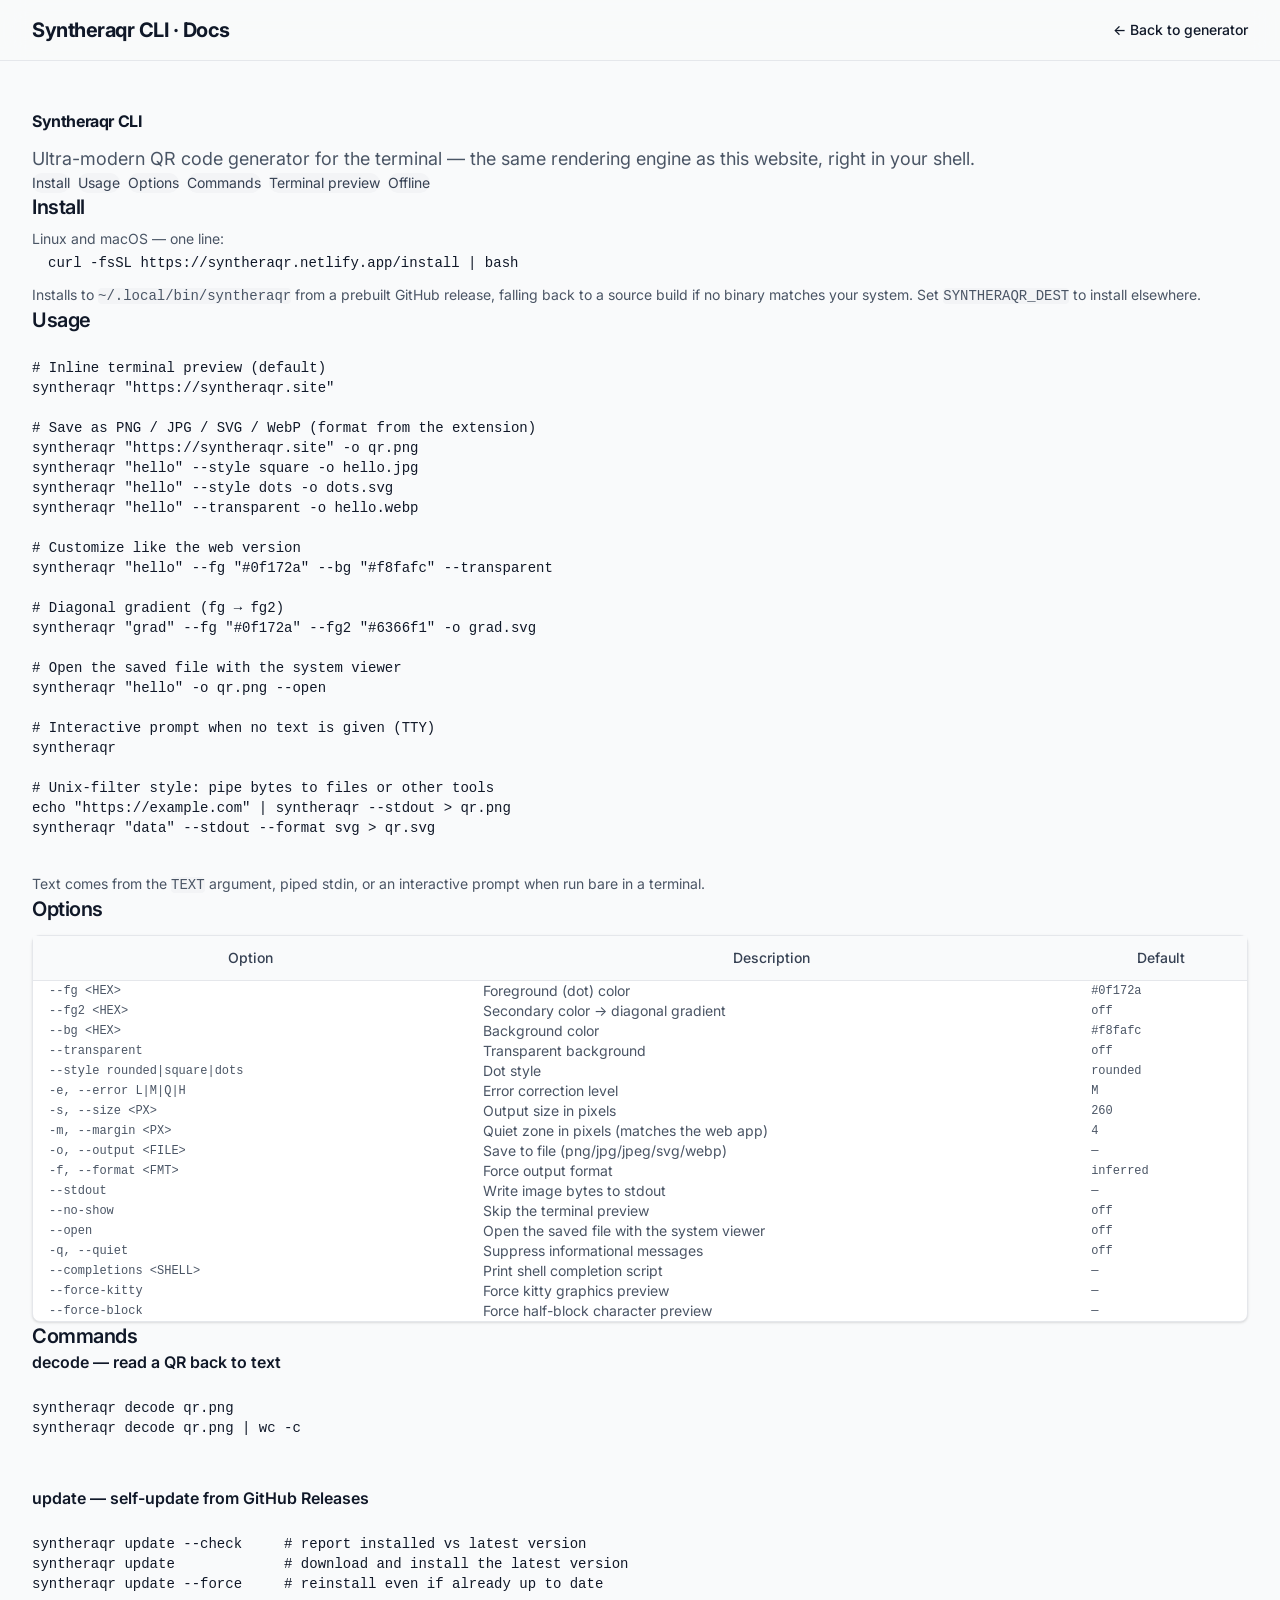
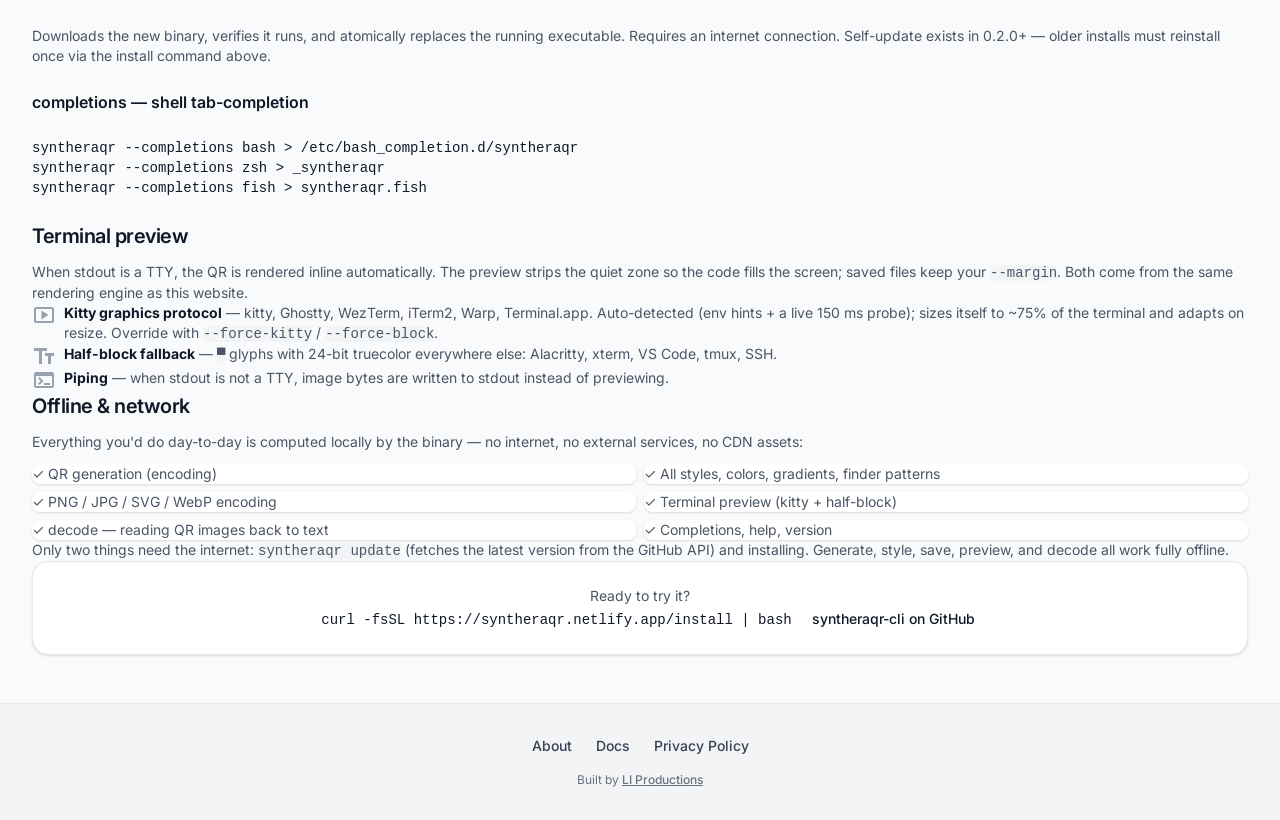
<file: docs.html>
<!DOCTYPE html>
<html lang="en">
<head>
<meta charset="utf-8"/>
<meta name="viewport" content="width=device-width,initial-scale=1"/>
<title>Docs – Syntheraqr CLI | SyntheraQR</title>
<meta property="og:title" content="Syntheraqr CLI Docs">
<meta property="og:description" content="Full documentation for the Syntheraqr CLI — install, usage, terminal preview, offline, and updates.">
<meta property="og:type" content="website">
<meta property="og:url" content="https://syntheraqr.netlify.app/docs.html">
<meta property="og:site_name" content="SyntheraQR">
<meta name="description" content="Full documentation for the Syntheraqr CLI: install, usage, options, commands, terminal preview, and offline behavior.">
<meta name="keywords" content="Syntheraqr, CLI, terminal, QR code, docs, documentation, command line">
<meta name="author" content="SyntheraQR Team">
<meta name="robots" content="index, follow">
<link rel="shortcut icon" href="logo.jpg" type="image/x-icon">
<link crossorigin href="https://fonts.gstatic.com/" rel="preconnect"/>
<link as="style" href="https://fonts.googleapis.com/css2?display=swap&amp;family=Inter:wght@400;500;600;700&amp;family=Noto+Sans:wght@400;500;600;700" onload="this.rel='stylesheet'" rel="stylesheet"/>
<link href="https://fonts.googleapis.com/css2?family=Material+Symbols+Outlined" rel="stylesheet"/>
<link rel="stylesheet" href="output.css">
<style>
.material-symbols-outlined {
    font-family: 'Material Symbols Outlined';
    font-weight: normal;
    font-style: normal;
    font-size: 24px;
    display: inline-block;
    vertical-align: middle;
    line-height: 1;
    letter-spacing: normal;
    text-transform: none;
    direction: ltr;
    -webkit-font-feature-settings: 'liga';
    -webkit-font-smoothing: antialiased;
}
</style>
</head>
<body class="bg-gray-50 text-gray-900 transition-colors duration-300" style='font-family: "Inter", "Noto Sans", sans-serif;'>
<div class="relative flex min-h-screen w-full flex-col overflow-x-hidden">
<header class="sticky top-0 z-10 w-full border-b border-solid border-gray-200 bg-gray-50/80 backdrop-blur-md transition-colors duration-300">
  <div class="mx-auto flex max-w-7xl items-center justify-between px-4 sm:px-6 lg:px-8">
    <div class="flex items-center gap-3 py-4">
      <h2 class="text-xl font-bold tracking-tight text-gray-900">Syntheraqr CLI · Docs</h2>
    </div>
    <div class="flex items-center gap-4">
      <a href="/" class="text-sm font-medium text-blue-600 hover:underline">← Back to generator</a>
    </div>
  </div>
</header>

<main class="flex-1">
  <div class="mx-auto max-w-4xl px-4 py-12 sm:px-6 lg:px-8">
    <h1 class="text-3xl font-bold tracking-tight text-gray-900">Syntheraqr CLI</h1>
    <p class="mt-3 text-lg text-gray-600">
      Ultra-modern QR code generator for the terminal — the same rendering
      engine as this website, right in your shell.
    </p>

    <nav class="mt-6 flex flex-wrap gap-2 text-sm">
      <a href="#install" class="rounded-full bg-gray-100 px-3 py-1 text-gray-700 hover:bg-gray-200">Install</a>
      <a href="#usage" class="rounded-full bg-gray-100 px-3 py-1 text-gray-700 hover:bg-gray-200">Usage</a>
      <a href="#options" class="rounded-full bg-gray-100 px-3 py-1 text-gray-700 hover:bg-gray-200">Options</a>
      <a href="#commands" class="rounded-full bg-gray-100 px-3 py-1 text-gray-700 hover:bg-gray-200">Commands</a>
      <a href="#preview" class="rounded-full bg-gray-100 px-3 py-1 text-gray-700 hover:bg-gray-200">Terminal preview</a>
      <a href="#offline" class="rounded-full bg-gray-100 px-3 py-1 text-gray-700 hover:bg-gray-200">Offline</a>
    </nav>

    <section id="install" class="mt-10">
      <h2 class="text-xl font-semibold tracking-tight text-gray-900">Install</h2>
      <p class="mt-2 text-sm text-gray-600">Linux and macOS — one line:</p>
      <code class="mt-3 block overflow-x-auto rounded-lg bg-gray-900 px-4 py-3 text-sm text-green-400">curl -fsSL https://syntheraqr.netlify.app/install | bash</code>
      <p class="mt-3 text-sm text-gray-600">
        Installs to <code class="rounded bg-gray-100 px-1">~/.local/bin/syntheraqr</code> from a prebuilt
        GitHub release, falling back to a source build if no binary matches your
        system. Set <code class="rounded bg-gray-100 px-1">SYNTHERAQR_DEST</code> to install elsewhere.
      </p>
    </section>

    <section id="usage" class="mt-10">
      <h2 class="text-xl font-semibold tracking-tight text-gray-900">Usage</h2>
      <code class="mt-3 block overflow-x-auto rounded-lg bg-gray-900 px-4 py-3 text-sm text-gray-100">
<pre class="text-sm text-gray-100"># Inline terminal preview (default)
syntheraqr "https://syntheraqr.site"

# Save as PNG / JPG / SVG / WebP (format from the extension)
syntheraqr "https://syntheraqr.site" -o qr.png
syntheraqr "hello" --style square -o hello.jpg
syntheraqr "hello" --style dots -o dots.svg
syntheraqr "hello" --transparent -o hello.webp

# Customize like the web version
syntheraqr "hello" --fg "#0f172a" --bg "#f8fafc" --transparent

# Diagonal gradient (fg → fg2)
syntheraqr "grad" --fg "#0f172a" --fg2 "#6366f1" -o grad.svg

# Open the saved file with the system viewer
syntheraqr "hello" -o qr.png --open

# Interactive prompt when no text is given (TTY)
syntheraqr

# Unix-filter style: pipe bytes to files or other tools
echo "https://example.com" | syntheraqr --stdout > qr.png
syntheraqr "data" --stdout --format svg > qr.svg</pre>
      </code>
      <p class="mt-3 text-sm text-gray-600">
        Text comes from the <code class="rounded bg-gray-100 px-1">TEXT</code> argument, piped stdin,
        or an interactive prompt when run bare in a terminal.
      </p>
    </section>

    <section id="options" class="mt-10">
      <h2 class="text-xl font-semibold tracking-tight text-gray-900">Options</h2>
      <div class="mt-3 overflow-x-auto rounded-lg border border-gray-200 bg-white shadow-sm">
        <table class="w-full text-left text-sm">
          <thead class="border-b border-gray-200 bg-gray-50 text-gray-700">
            <tr>
              <th class="px-4 py-3 font-medium">Option</th>
              <th class="px-4 py-3 font-medium">Description</th>
              <th class="px-4 py-3 font-medium">Default</th>
            </tr>
          </thead>
          <tbody class="divide-y divide-gray-100 text-gray-600">
            <tr><td class="px-4 py-2 font-mono text-xs">--fg &lt;HEX&gt;</td><td class="px-4 py-2">Foreground (dot) color</td><td class="px-4 py-2 font-mono text-xs">#0f172a</td></tr>
            <tr><td class="px-4 py-2 font-mono text-xs">--fg2 &lt;HEX&gt;</td><td class="px-4 py-2">Secondary color → diagonal gradient</td><td class="px-4 py-2 font-mono text-xs">off</td></tr>
            <tr><td class="px-4 py-2 font-mono text-xs">--bg &lt;HEX&gt;</td><td class="px-4 py-2">Background color</td><td class="px-4 py-2 font-mono text-xs">#f8fafc</td></tr>
            <tr><td class="px-4 py-2 font-mono text-xs">--transparent</td><td class="px-4 py-2">Transparent background</td><td class="px-4 py-2 font-mono text-xs">off</td></tr>
            <tr><td class="px-4 py-2 font-mono text-xs">--style rounded|square|dots</td><td class="px-4 py-2">Dot style</td><td class="px-4 py-2 font-mono text-xs">rounded</td></tr>
            <tr><td class="px-4 py-2 font-mono text-xs">-e, --error L|M|Q|H</td><td class="px-4 py-2">Error correction level</td><td class="px-4 py-2 font-mono text-xs">M</td></tr>
            <tr><td class="px-4 py-2 font-mono text-xs">-s, --size &lt;PX&gt;</td><td class="px-4 py-2">Output size in pixels</td><td class="px-4 py-2 font-mono text-xs">260</td></tr>
            <tr><td class="px-4 py-2 font-mono text-xs">-m, --margin &lt;PX&gt;</td><td class="px-4 py-2">Quiet zone in pixels (matches the web app)</td><td class="px-4 py-2 font-mono text-xs">4</td></tr>
            <tr><td class="px-4 py-2 font-mono text-xs">-o, --output &lt;FILE&gt;</td><td class="px-4 py-2">Save to file (png/jpg/jpeg/svg/webp)</td><td class="px-4 py-2 font-mono text-xs">—</td></tr>
            <tr><td class="px-4 py-2 font-mono text-xs">-f, --format &lt;FMT&gt;</td><td class="px-4 py-2">Force output format</td><td class="px-4 py-2 font-mono text-xs">inferred</td></tr>
            <tr><td class="px-4 py-2 font-mono text-xs">--stdout</td><td class="px-4 py-2">Write image bytes to stdout</td><td class="px-4 py-2 font-mono text-xs">—</td></tr>
            <tr><td class="px-4 py-2 font-mono text-xs">--no-show</td><td class="px-4 py-2">Skip the terminal preview</td><td class="px-4 py-2 font-mono text-xs">off</td></tr>
            <tr><td class="px-4 py-2 font-mono text-xs">--open</td><td class="px-4 py-2">Open the saved file with the system viewer</td><td class="px-4 py-2 font-mono text-xs">off</td></tr>
            <tr><td class="px-4 py-2 font-mono text-xs">-q, --quiet</td><td class="px-4 py-2">Suppress informational messages</td><td class="px-4 py-2 font-mono text-xs">off</td></tr>
            <tr><td class="px-4 py-2 font-mono text-xs">--completions &lt;SHELL&gt;</td><td class="px-4 py-2">Print shell completion script</td><td class="px-4 py-2 font-mono text-xs">—</td></tr>
            <tr><td class="px-4 py-2 font-mono text-xs">--force-kitty</td><td class="px-4 py-2">Force kitty graphics preview</td><td class="px-4 py-2 font-mono text-xs">—</td></tr>
            <tr><td class="px-4 py-2 font-mono text-xs">--force-block</td><td class="px-4 py-2">Force half-block character preview</td><td class="px-4 py-2 font-mono text-xs">—</td></tr>
          </tbody>
        </table>
      </div>
    </section>

    <section id="commands" class="mt-10">
      <h2 class="text-xl font-semibold tracking-tight text-gray-900">Commands</h2>
      <div class="mt-4 space-y-6">
        <div>
          <h3 class="font-semibold text-gray-900">decode — read a QR back to text</h3>
          <code class="mt-2 block overflow-x-auto rounded-lg bg-gray-900 px-4 py-3 text-sm text-gray-100">
<pre class="text-sm text-gray-100">syntheraqr decode qr.png
syntheraqr decode qr.png | wc -c</pre>
          </code>
        </div>
        <div>
          <h3 class="font-semibold text-gray-900">update — self-update from GitHub Releases</h3>
          <code class="mt-2 block overflow-x-auto rounded-lg bg-gray-900 px-4 py-3 text-sm text-gray-100">
<pre class="text-sm text-gray-100">syntheraqr update --check     # report installed vs latest version
syntheraqr update             # download and install the latest version
syntheraqr update --force     # reinstall even if already up to date</pre>
          </code>
          <p class="mt-2 text-sm text-gray-600">
            Downloads the new binary, verifies it runs, and atomically replaces
            the running executable. Requires an internet connection. Self-update
            exists in 0.2.0+ — older installs must reinstall once via the
            install command above.
          </p>
        </div>
        <div>
          <h3 class="font-semibold text-gray-900">completions — shell tab-completion</h3>
          <code class="mt-2 block overflow-x-auto rounded-lg bg-gray-900 px-4 py-3 text-sm text-gray-100">
<pre class="text-sm text-gray-100">syntheraqr --completions bash > /etc/bash_completion.d/syntheraqr
syntheraqr --completions zsh > _syntheraqr
syntheraqr --completions fish > syntheraqr.fish</pre>
          </code>
        </div>
      </div>
    </section>

    <section id="preview" class="mt-10">
      <h2 class="text-xl font-semibold tracking-tight text-gray-900">Terminal preview</h2>
      <p class="mt-3 text-sm text-gray-600">
        When stdout is a TTY, the QR is rendered inline automatically. The
        preview strips the quiet zone so the code fills the screen; saved files
        keep your <code class="rounded bg-gray-100 px-1">--margin</code>. Both come from the same
        rendering engine as this website.
      </p>
      <ul class="mt-4 space-y-3 text-sm text-gray-600">
        <li class="flex gap-2">
          <span class="material-symbols-outlined text-lg text-gray-400">smart_display</span>
          <span><strong class="text-gray-900">Kitty graphics protocol</strong> — kitty, Ghostty, WezTerm,
          iTerm2, Warp, Terminal.app. Auto-detected (env hints + a live 150 ms
          probe); sizes itself to ~75% of the terminal and adapts on resize.
          Override with <code class="rounded bg-gray-100 px-1">--force-kitty</code> /
          <code class="rounded bg-gray-100 px-1">--force-block</code>.</span>
        </li>
        <li class="flex gap-2">
          <span class="material-symbols-outlined text-lg text-gray-400">text_fields</span>
          <span><strong class="text-gray-900">Half-block fallback</strong> — <code class="rounded bg-gray-100 px-1">▀</code>
          glyphs with 24-bit truecolor everywhere else: Alacritty, xterm,
          VS Code, tmux, SSH.</span>
        </li>
        <li class="flex gap-2">
          <span class="material-symbols-outlined text-lg text-gray-400">terminal</span>
          <span><strong class="text-gray-900">Piping</strong> — when stdout is not a TTY, image bytes are
          written to stdout instead of previewing.</span>
        </li>
      </ul>
    </section>

    <section id="offline" class="mt-10">
      <h2 class="text-xl font-semibold tracking-tight text-gray-900">Offline &amp; network</h2>
      <p class="mt-3 text-sm text-gray-600">
        Everything you'd do day-to-day is computed locally by the binary — no
        internet, no external services, no CDN assets:
      </p>
      <ul class="mt-3 grid grid-cols-1 gap-2 text-sm text-gray-600 sm:grid-cols-2">
        <li class="rounded-lg bg-white px-3 py-2 shadow-sm">✓ QR generation (encoding)</li>
        <li class="rounded-lg bg-white px-3 py-2 shadow-sm">✓ All styles, colors, gradients, finder patterns</li>
        <li class="rounded-lg bg-white px-3 py-2 shadow-sm">✓ PNG / JPG / SVG / WebP encoding</li>
        <li class="rounded-lg bg-white px-3 py-2 shadow-sm">✓ Terminal preview (kitty + half-block)</li>
        <li class="rounded-lg bg-white px-3 py-2 shadow-sm">✓ decode — reading QR images back to text</li>
        <li class="rounded-lg bg-white px-3 py-2 shadow-sm">✓ Completions, help, version</li>
      </ul>
      <p class="mt-4 text-sm text-gray-600">
        Only two things need the internet: <code class="rounded bg-gray-100 px-1">syntheraqr update</code>
        (fetches the latest version from the GitHub API) and installing. Generate,
        style, save, preview, and decode all work fully offline.
      </p>
    </section>

    <div class="mt-12 rounded-2xl border border-gray-200 bg-white p-6 text-center shadow-sm">
      <p class="text-sm text-gray-600">Ready to try it?</p>
      <code class="mt-3 block overflow-x-auto rounded-lg bg-gray-900 px-4 py-3 text-sm text-green-400">curl -fsSL https://syntheraqr.netlify.app/install | bash</code>
      <a href="https://github.com/goldstac/synthera-qr-cli" target="_blank" rel="noopener noreferrer" class="mt-4 inline-block text-sm font-medium text-blue-600 hover:underline">
        syntheraqr-cli on GitHub
      </a>
    </div>
  </div>
</main>

<footer class="border-t border-solid border-gray-200 bg-gray-100 py-8">
  <div class="mx-auto max-w-7xl px-4 text-center sm:px-6 lg:px-8">
    <div class="flex justify-center gap-6 mb-4">
      <a href="about.html" class="text-sm font-medium text-gray-700 hover:text-gray-900 transition-colors">About</a>
      <a href="docs.html" class="text-sm font-medium text-gray-700 hover:text-gray-900 transition-colors">Docs</a>
      <a href="privacy.html" class="text-sm font-medium text-gray-700 hover:text-gray-900 transition-colors">Privacy Policy</a>
    </div>
    <p class="text-xs text-gray-500">
      Built by <a href="https://linktr.ee/liproductions" target="_blank" rel="noopener noreferrer" class="underline hover:text-gray-700 font-medium">LI Productions</a>
    </p>
  </div>
</footer>
</div>
</body>
</html>
</file>
<file: output.css>
/*! tailwindcss v4.3.0 | MIT License | https://tailwindcss.com */
@layer properties;
@layer theme, base, components, utilities;
@layer theme {
  :root, :host {
    --font-sans: ui-sans-serif, system-ui, sans-serif, 'Apple Color Emoji', 'Segoe UI Emoji', 'Segoe UI Symbol',
    'Noto Color Emoji';
    --font-mono: ui-monospace, SFMono-Regular, Menlo, Monaco, Consolas, 'Liberation Mono', 'Courier New',
    monospace;
    --color-green-500: oklch(72.3% 0.219 149.579);
    --color-green-600: oklch(62.7% 0.194 149.214);
    --color-blue-400: oklch(70.7% 0.165 254.624);
    --color-blue-500: oklch(62.3% 0.214 259.815);
    --color-blue-600: oklch(54.6% 0.245 262.881);
    --color-blue-700: oklch(48.8% 0.243 264.376);
    --color-gray-50: oklch(98.5% 0.002 247.839);
    --color-gray-100: oklch(96.7% 0.003 264.542);
    --color-gray-200: oklch(92.8% 0.006 264.531);
    --color-gray-300: oklch(87.2% 0.01 258.338);
    --color-gray-400: oklch(70.7% 0.022 261.325);
    --color-gray-500: oklch(55.1% 0.027 264.364);
    --color-gray-600: oklch(44.6% 0.03 256.802);
    --color-gray-700: oklch(37.3% 0.034 259.733);
    --color-gray-800: oklch(27.8% 0.033 256.848);
    --color-gray-900: oklch(21% 0.034 264.665);
    --color-black: #000;
    --color-white: #fff;
    --spacing: 0.25rem;
    --container-md: 28rem;
    --container-3xl: 48rem;
    --container-7xl: 80rem;
    --text-xs: 0.75rem;
    --text-xs--line-height: calc(1 / 0.75);
    --text-sm: 0.875rem;
    --text-sm--line-height: calc(1.25 / 0.875);
    --text-base: 1rem;
    --text-base--line-height: calc(1.5 / 1);
    --text-lg: 1.125rem;
    --text-lg--line-height: calc(1.75 / 1.125);
    --text-xl: 1.25rem;
    --text-xl--line-height: calc(1.75 / 1.25);
    --text-2xl: 1.5rem;
    --text-2xl--line-height: calc(2 / 1.5);
    --text-4xl: 2.25rem;
    --text-4xl--line-height: calc(2.5 / 2.25);
    --text-5xl: 3rem;
    --text-5xl--line-height: 1;
    --font-weight-medium: 500;
    --font-weight-semibold: 600;
    --font-weight-bold: 700;
    --tracking-tighter: -0.05em;
    --tracking-tight: -0.025em;
    --leading-relaxed: 1.625;
    --radius-md: 0.375rem;
    --radius-lg: 0.5rem;
    --radius-2xl: 1rem;
    --blur-sm: 8px;
    --blur-md: 12px;
    --default-transition-duration: 150ms;
    --default-transition-timing-function: cubic-bezier(0.4, 0, 0.2, 1);
    --default-font-family: var(--font-sans);
    --default-mono-font-family: var(--font-mono);
  }
}
@layer base {
  *, ::after, ::before, ::backdrop, ::file-selector-button {
    box-sizing: border-box;
    margin: 0;
    padding: 0;
    border: 0 solid;
  }
  html, :host {
    line-height: 1.5;
    -webkit-text-size-adjust: 100%;
    tab-size: 4;
    font-family: var(--default-font-family, ui-sans-serif, system-ui, sans-serif, 'Apple Color Emoji', 'Segoe UI Emoji', 'Segoe UI Symbol', 'Noto Color Emoji');
    font-feature-settings: var(--default-font-feature-settings, normal);
    font-variation-settings: var(--default-font-variation-settings, normal);
    -webkit-tap-highlight-color: transparent;
  }
  hr {
    height: 0;
    color: inherit;
    border-top-width: 1px;
  }
  abbr:where([title]) {
    -webkit-text-decoration: underline dotted;
    text-decoration: underline dotted;
  }
  h1, h2, h3, h4, h5, h6 {
    font-size: inherit;
    font-weight: inherit;
  }
  a {
    color: inherit;
    -webkit-text-decoration: inherit;
    text-decoration: inherit;
  }
  b, strong {
    font-weight: bolder;
  }
  code, kbd, samp, pre {
    font-family: var(--default-mono-font-family, ui-monospace, SFMono-Regular, Menlo, Monaco, Consolas, 'Liberation Mono', 'Courier New', monospace);
    font-feature-settings: var(--default-mono-font-feature-settings, normal);
    font-variation-settings: var(--default-mono-font-variation-settings, normal);
    font-size: 1em;
  }
  small {
    font-size: 80%;
  }
  sub, sup {
    font-size: 75%;
    line-height: 0;
    position: relative;
    vertical-align: baseline;
  }
  sub {
    bottom: -0.25em;
  }
  sup {
    top: -0.5em;
  }
  table {
    text-indent: 0;
    border-color: inherit;
    border-collapse: collapse;
  }
  :-moz-focusring {
    outline: auto;
  }
  progress {
    vertical-align: baseline;
  }
  summary {
    display: list-item;
  }
  ol, ul, menu {
    list-style: none;
  }
  img, svg, video, canvas, audio, iframe, embed, object {
    display: block;
    vertical-align: middle;
  }
  img, video {
    max-width: 100%;
    height: auto;
  }
  button, input, select, optgroup, textarea, ::file-selector-button {
    font: inherit;
    font-feature-settings: inherit;
    font-variation-settings: inherit;
    letter-spacing: inherit;
    color: inherit;
    border-radius: 0;
    background-color: transparent;
    opacity: 1;
  }
  :where(select:is([multiple], [size])) optgroup {
    font-weight: bolder;
  }
  :where(select:is([multiple], [size])) optgroup option {
    padding-inline-start: 20px;
  }
  ::file-selector-button {
    margin-inline-end: 4px;
  }
  ::placeholder {
    opacity: 1;
  }
  @supports (not (-webkit-appearance: -apple-pay-button))  or (contain-intrinsic-size: 1px) {
    ::placeholder {
      color: currentcolor;
      @supports (color: color-mix(in lab, red, red)) {
        color: color-mix(in oklab, currentcolor 50%, transparent);
      }
    }
  }
  textarea {
    resize: vertical;
  }
  ::-webkit-search-decoration {
    -webkit-appearance: none;
  }
  ::-webkit-date-and-time-value {
    min-height: 1lh;
    text-align: inherit;
  }
  ::-webkit-datetime-edit {
    display: inline-flex;
  }
  ::-webkit-datetime-edit-fields-wrapper {
    padding: 0;
  }
  ::-webkit-datetime-edit, ::-webkit-datetime-edit-year-field, ::-webkit-datetime-edit-month-field, ::-webkit-datetime-edit-day-field, ::-webkit-datetime-edit-hour-field, ::-webkit-datetime-edit-minute-field, ::-webkit-datetime-edit-second-field, ::-webkit-datetime-edit-millisecond-field, ::-webkit-datetime-edit-meridiem-field {
    padding-block: 0;
  }
  ::-webkit-calendar-picker-indicator {
    line-height: 1;
  }
  :-moz-ui-invalid {
    box-shadow: none;
  }
  button, input:where([type='button'], [type='reset'], [type='submit']), ::file-selector-button {
    appearance: button;
  }
  ::-webkit-inner-spin-button, ::-webkit-outer-spin-button {
    height: auto;
  }
  [hidden]:where(:not([hidden='until-found'])) {
    display: none !important;
  }
}
@layer utilities {
  .pointer-events-auto {
    pointer-events: auto;
  }
  .pointer-events-none {
    pointer-events: none;
  }
  .sr-only {
    position: absolute;
    width: 1px;
    height: 1px;
    padding: 0;
    margin: -1px;
    overflow: hidden;
    clip-path: inset(50%);
    white-space: nowrap;
    border-width: 0;
  }
  .absolute {
    position: absolute;
  }
  .relative {
    position: relative;
  }
  .sticky {
    position: sticky;
  }
  .inset-0 {
    inset: calc(var(--spacing) * 0);
  }
  .top-0 {
    top: calc(var(--spacing) * 0);
  }
  .top-1\/2 {
    top: calc(1 / 2 * 100%);
  }
  .left-3 {
    left: calc(var(--spacing) * 3);
  }
  .z-10 {
    z-index: 10;
  }
  .mx-auto {
    margin-inline: auto;
  }
  .my-8 {
    margin-block: calc(var(--spacing) * 8);
  }
  .mt-2 {
    margin-top: calc(var(--spacing) * 2);
  }
  .mt-3 {
    margin-top: calc(var(--spacing) * 3);
  }
  .mb-4 {
    margin-bottom: calc(var(--spacing) * 4);
  }
  .mb-6 {
    margin-bottom: calc(var(--spacing) * 6);
  }
  .mb-8 {
    margin-bottom: calc(var(--spacing) * 8);
  }
  .flex {
    display: flex;
  }
  .grid {
    display: grid;
  }
  .hidden {
    display: none;
  }
  .inline-block {
    display: inline-block;
  }
  .inline-flex {
    display: inline-flex;
  }
  .aspect-square {
    aspect-ratio: 1 / 1;
  }
  .h-5 {
    height: calc(var(--spacing) * 5);
  }
  .h-6 {
    height: calc(var(--spacing) * 6);
  }
  .h-12 {
    height: calc(var(--spacing) * 12);
  }
  .h-full {
    height: 100%;
  }
  .min-h-screen {
    min-height: 100vh;
  }
  .w-1\/4 {
    width: calc(1 / 4 * 100%);
  }
  .w-5 {
    width: calc(var(--spacing) * 5);
  }
  .w-12 {
    width: calc(var(--spacing) * 12);
  }
  .w-full {
    width: 100%;
  }
  .max-w-3xl {
    max-width: var(--container-3xl);
  }
  .max-w-7xl {
    max-width: var(--container-7xl);
  }
  .max-w-md {
    max-width: var(--container-md);
  }
  .flex-1 {
    flex: 1;
  }
  .-translate-y-1\/2 {
    --tw-translate-y: calc(calc(1 / 2 * 100%) * -1);
    translate: var(--tw-translate-x) var(--tw-translate-y);
  }
  .transform {
    transform: var(--tw-rotate-x,) var(--tw-rotate-y,) var(--tw-rotate-z,) var(--tw-skew-x,) var(--tw-skew-y,);
  }
  .cursor-pointer {
    cursor: pointer;
  }
  .appearance-none {
    appearance: none;
  }
  .grid-cols-1 {
    grid-template-columns: repeat(1, minmax(0, 1fr));
  }
  .grid-cols-2 {
    grid-template-columns: repeat(2, minmax(0, 1fr));
  }
  .flex-col {
    flex-direction: column;
  }
  .items-center {
    align-items: center;
  }
  .justify-between {
    justify-content: space-between;
  }
  .justify-center {
    justify-content: center;
  }
  .gap-2 {
    gap: calc(var(--spacing) * 2);
  }
  .gap-3 {
    gap: calc(var(--spacing) * 3);
  }
  .gap-4 {
    gap: calc(var(--spacing) * 4);
  }
  .gap-6 {
    gap: calc(var(--spacing) * 6);
  }
  .gap-8 {
    gap: calc(var(--spacing) * 8);
  }
  .gap-12 {
    gap: calc(var(--spacing) * 12);
  }
  .space-y-4 {
    :where(& > :not(:last-child)) {
      --tw-space-y-reverse: 0;
      margin-block-start: calc(calc(var(--spacing) * 4) * var(--tw-space-y-reverse));
      margin-block-end: calc(calc(var(--spacing) * 4) * calc(1 - var(--tw-space-y-reverse)));
    }
  }
  .space-y-6 {
    :where(& > :not(:last-child)) {
      --tw-space-y-reverse: 0;
      margin-block-start: calc(calc(var(--spacing) * 6) * var(--tw-space-y-reverse));
      margin-block-end: calc(calc(var(--spacing) * 6) * calc(1 - var(--tw-space-y-reverse)));
    }
  }
  .overflow-hidden {
    overflow: hidden;
  }
  .overflow-x-hidden {
    overflow-x: hidden;
  }
  .rounded {
    border-radius: 0.25rem;
  }
  .rounded-2xl {
    border-radius: var(--radius-2xl);
  }
  .rounded-full {
    border-radius: calc(infinity * 1px);
  }
  .rounded-lg {
    border-radius: var(--radius-lg);
  }
  .rounded-md {
    border-radius: var(--radius-md);
  }
  .border {
    border-style: var(--tw-border-style);
    border-width: 1px;
  }
  .border-t {
    border-top-style: var(--tw-border-style);
    border-top-width: 1px;
  }
  .border-b {
    border-bottom-style: var(--tw-border-style);
    border-bottom-width: 1px;
  }
  .border-solid {
    --tw-border-style: solid;
    border-style: solid;
  }
  .border-gray-200 {
    border-color: var(--color-gray-200);
  }
  .border-gray-300 {
    border-color: var(--color-gray-300);
  }
  .border-green-600 {
    border-color: var(--color-green-600);
  }
  .border-transparent {
    border-color: transparent;
  }
  .bg-black\/50 {
    background-color: color-mix(in srgb, #000 50%, transparent);
    @supports (color: color-mix(in lab, red, red)) {
      background-color: color-mix(in oklab, var(--color-black) 50%, transparent);
    }
  }
  .bg-blue-600 {
    background-color: var(--color-blue-600);
  }
  .bg-gray-50 {
    background-color: var(--color-gray-50);
  }
  .bg-gray-50\/80 {
    background-color: color-mix(in srgb, oklch(98.5% 0.002 247.839) 80%, transparent);
    @supports (color: color-mix(in lab, red, red)) {
      background-color: color-mix(in oklab, var(--color-gray-50) 80%, transparent);
    }
  }
  .bg-gray-100 {
    background-color: var(--color-gray-100);
  }
  .bg-gray-200 {
    background-color: var(--color-gray-200);
  }
  .bg-gray-800 {
    background-color: var(--color-gray-800);
  }
  .bg-green-500 {
    background-color: var(--color-green-500);
  }
  .bg-white {
    background-color: var(--color-white);
  }
  .bg-white\/20 {
    background-color: color-mix(in srgb, #fff 20%, transparent);
    @supports (color: color-mix(in lab, red, red)) {
      background-color: color-mix(in oklab, var(--color-white) 20%, transparent);
    }
  }
  .bg-gradient-to-br {
    --tw-gradient-position: to bottom right in oklab;
    background-image: linear-gradient(var(--tw-gradient-stops));
  }
  .from-blue-400 {
    --tw-gradient-from: var(--color-blue-400);
    --tw-gradient-stops: var(--tw-gradient-via-stops, var(--tw-gradient-position), var(--tw-gradient-from) var(--tw-gradient-from-position), var(--tw-gradient-to) var(--tw-gradient-to-position));
  }
  .from-gray-900 {
    --tw-gradient-from: var(--color-gray-900);
    --tw-gradient-stops: var(--tw-gradient-via-stops, var(--tw-gradient-position), var(--tw-gradient-from) var(--tw-gradient-from-position), var(--tw-gradient-to) var(--tw-gradient-to-position));
  }
  .to-blue-600 {
    --tw-gradient-to: var(--color-blue-600);
    --tw-gradient-stops: var(--tw-gradient-via-stops, var(--tw-gradient-position), var(--tw-gradient-from) var(--tw-gradient-from-position), var(--tw-gradient-to) var(--tw-gradient-to-position));
  }
  .to-gray-600 {
    --tw-gradient-to: var(--color-gray-600);
    --tw-gradient-stops: var(--tw-gradient-via-stops, var(--tw-gradient-position), var(--tw-gradient-from) var(--tw-gradient-from-position), var(--tw-gradient-to) var(--tw-gradient-to-position));
  }
  .bg-clip-text {
    background-clip: text;
  }
  .p-0 {
    padding: calc(var(--spacing) * 0);
  }
  .p-4 {
    padding: calc(var(--spacing) * 4);
  }
  .p-6 {
    padding: calc(var(--spacing) * 6);
  }
  .px-4 {
    padding-inline: calc(var(--spacing) * 4);
  }
  .px-6 {
    padding-inline: calc(var(--spacing) * 6);
  }
  .py-3 {
    padding-block: calc(var(--spacing) * 3);
  }
  .py-4 {
    padding-block: calc(var(--spacing) * 4);
  }
  .py-6 {
    padding-block: calc(var(--spacing) * 6);
  }
  .py-8 {
    padding-block: calc(var(--spacing) * 8);
  }
  .py-12 {
    padding-block: calc(var(--spacing) * 12);
  }
  .pt-4 {
    padding-top: calc(var(--spacing) * 4);
  }
  .pr-4 {
    padding-right: calc(var(--spacing) * 4);
  }
  .pl-10 {
    padding-left: calc(var(--spacing) * 10);
  }
  .text-center {
    text-align: center;
  }
  .font-mono {
    font-family: var(--font-mono);
  }
  .text-2xl {
    font-size: var(--text-2xl);
    line-height: var(--tw-leading, var(--text-2xl--line-height));
  }
  .text-4xl {
    font-size: var(--text-4xl);
    line-height: var(--tw-leading, var(--text-4xl--line-height));
  }
  .text-base {
    font-size: var(--text-base);
    line-height: var(--tw-leading, var(--text-base--line-height));
  }
  .text-lg {
    font-size: var(--text-lg);
    line-height: var(--tw-leading, var(--text-lg--line-height));
  }
  .text-sm {
    font-size: var(--text-sm);
    line-height: var(--tw-leading, var(--text-sm--line-height));
  }
  .text-xl {
    font-size: var(--text-xl);
    line-height: var(--tw-leading, var(--text-xl--line-height));
  }
  .text-xs {
    font-size: var(--text-xs);
    line-height: var(--tw-leading, var(--text-xs--line-height));
  }
  .leading-relaxed {
    --tw-leading: var(--leading-relaxed);
    line-height: var(--leading-relaxed);
  }
  .font-bold {
    --tw-font-weight: var(--font-weight-bold);
    font-weight: var(--font-weight-bold);
  }
  .font-medium {
    --tw-font-weight: var(--font-weight-medium);
    font-weight: var(--font-weight-medium);
  }
  .font-semibold {
    --tw-font-weight: var(--font-weight-semibold);
    font-weight: var(--font-weight-semibold);
  }
  .tracking-tight {
    --tw-tracking: var(--tracking-tight);
    letter-spacing: var(--tracking-tight);
  }
  .tracking-tighter {
    --tw-tracking: var(--tracking-tighter);
    letter-spacing: var(--tracking-tighter);
  }
  .text-gray-400 {
    color: var(--color-gray-400);
  }
  .text-gray-500 {
    color: var(--color-gray-500);
  }
  .text-gray-600 {
    color: var(--color-gray-600);
  }
  .text-gray-700 {
    color: var(--color-gray-700);
  }
  .text-gray-900 {
    color: var(--color-gray-900);
  }
  .text-transparent {
    color: transparent;
  }
  .text-white {
    color: var(--color-white);
  }
  .uppercase {
    text-transform: uppercase;
  }
  .underline {
    text-decoration-line: underline;
  }
  .opacity-0 {
    opacity: 0%;
  }
  .shadow {
    --tw-shadow: 0 1px 3px 0 var(--tw-shadow-color, rgb(0 0 0 / 0.1)), 0 1px 2px -1px var(--tw-shadow-color, rgb(0 0 0 / 0.1));
    box-shadow: var(--tw-inset-shadow), var(--tw-inset-ring-shadow), var(--tw-ring-offset-shadow), var(--tw-ring-shadow), var(--tw-shadow);
  }
  .shadow-2xl {
    --tw-shadow: 0 25px 50px -12px var(--tw-shadow-color, rgb(0 0 0 / 0.25));
    box-shadow: var(--tw-inset-shadow), var(--tw-inset-ring-shadow), var(--tw-ring-offset-shadow), var(--tw-ring-shadow), var(--tw-shadow);
  }
  .shadow-inner {
    --tw-shadow: inset 0 2px 4px 0 var(--tw-shadow-color, rgb(0 0 0 / 0.05));
    box-shadow: var(--tw-inset-shadow), var(--tw-inset-ring-shadow), var(--tw-ring-offset-shadow), var(--tw-ring-shadow), var(--tw-shadow);
  }
  .shadow-sm {
    --tw-shadow: 0 1px 3px 0 var(--tw-shadow-color, rgb(0 0 0 / 0.1)), 0 1px 2px -1px var(--tw-shadow-color, rgb(0 0 0 / 0.1));
    box-shadow: var(--tw-inset-shadow), var(--tw-inset-ring-shadow), var(--tw-ring-offset-shadow), var(--tw-ring-shadow), var(--tw-shadow);
  }
  .backdrop-blur-md {
    --tw-backdrop-blur: blur(var(--blur-md));
    -webkit-backdrop-filter: var(--tw-backdrop-blur,) var(--tw-backdrop-brightness,) var(--tw-backdrop-contrast,) var(--tw-backdrop-grayscale,) var(--tw-backdrop-hue-rotate,) var(--tw-backdrop-invert,) var(--tw-backdrop-opacity,) var(--tw-backdrop-saturate,) var(--tw-backdrop-sepia,);
    backdrop-filter: var(--tw-backdrop-blur,) var(--tw-backdrop-brightness,) var(--tw-backdrop-contrast,) var(--tw-backdrop-grayscale,) var(--tw-backdrop-hue-rotate,) var(--tw-backdrop-invert,) var(--tw-backdrop-opacity,) var(--tw-backdrop-saturate,) var(--tw-backdrop-sepia,);
  }
  .backdrop-blur-sm {
    --tw-backdrop-blur: blur(var(--blur-sm));
    -webkit-backdrop-filter: var(--tw-backdrop-blur,) var(--tw-backdrop-brightness,) var(--tw-backdrop-contrast,) var(--tw-backdrop-grayscale,) var(--tw-backdrop-hue-rotate,) var(--tw-backdrop-invert,) var(--tw-backdrop-opacity,) var(--tw-backdrop-saturate,) var(--tw-backdrop-sepia,);
    backdrop-filter: var(--tw-backdrop-blur,) var(--tw-backdrop-brightness,) var(--tw-backdrop-contrast,) var(--tw-backdrop-grayscale,) var(--tw-backdrop-hue-rotate,) var(--tw-backdrop-invert,) var(--tw-backdrop-opacity,) var(--tw-backdrop-saturate,) var(--tw-backdrop-sepia,);
  }
  .transition {
    transition-property: color, background-color, border-color, outline-color, text-decoration-color, fill, stroke, --tw-gradient-from, --tw-gradient-via, --tw-gradient-to, opacity, box-shadow, transform, translate, scale, rotate, filter, -webkit-backdrop-filter, backdrop-filter, display, content-visibility, overlay, pointer-events;
    transition-timing-function: var(--tw-ease, var(--default-transition-timing-function));
    transition-duration: var(--tw-duration, var(--default-transition-duration));
  }
  .transition-all {
    transition-property: all;
    transition-timing-function: var(--tw-ease, var(--default-transition-timing-function));
    transition-duration: var(--tw-duration, var(--default-transition-duration));
  }
  .transition-colors {
    transition-property: color, background-color, border-color, outline-color, text-decoration-color, fill, stroke, --tw-gradient-from, --tw-gradient-via, --tw-gradient-to;
    transition-timing-function: var(--tw-ease, var(--default-transition-timing-function));
    transition-duration: var(--tw-duration, var(--default-transition-duration));
  }
  .transition-opacity {
    transition-property: opacity;
    transition-timing-function: var(--tw-ease, var(--default-transition-timing-function));
    transition-duration: var(--tw-duration, var(--default-transition-duration));
  }
  .transition-transform {
    transition-property: transform, translate, scale, rotate;
    transition-timing-function: var(--tw-ease, var(--default-transition-timing-function));
    transition-duration: var(--tw-duration, var(--default-transition-duration));
  }
  .duration-200 {
    --tw-duration: 200ms;
    transition-duration: 200ms;
  }
  .duration-300 {
    --tw-duration: 300ms;
    transition-duration: 300ms;
  }
  .group-hover\:opacity-100 {
    &:is(:where(.group):hover *) {
      @media (hover: hover) {
        opacity: 100%;
      }
    }
  }
  .hover\:scale-105 {
    &:hover {
      @media (hover: hover) {
        --tw-scale-x: 105%;
        --tw-scale-y: 105%;
        --tw-scale-z: 105%;
        scale: var(--tw-scale-x) var(--tw-scale-y);
      }
    }
  }
  .hover\:bg-blue-700 {
    &:hover {
      @media (hover: hover) {
        background-color: var(--color-blue-700);
      }
    }
  }
  .hover\:bg-gray-700 {
    &:hover {
      @media (hover: hover) {
        background-color: var(--color-gray-700);
      }
    }
  }
  .hover\:text-gray-700 {
    &:hover {
      @media (hover: hover) {
        color: var(--color-gray-700);
      }
    }
  }
  .hover\:text-gray-900 {
    &:hover {
      @media (hover: hover) {
        color: var(--color-gray-900);
      }
    }
  }
  .focus\:border-blue-500 {
    &:focus {
      border-color: var(--color-blue-500);
    }
  }
  .focus\:ring-blue-500 {
    &:focus {
      --tw-ring-color: var(--color-blue-500);
    }
  }
  .focus\:outline-none {
    &:focus {
      --tw-outline-style: none;
      outline-style: none;
    }
  }
  .sm\:grid-cols-2 {
    @media (width >= 40rem) {
      grid-template-columns: repeat(2, minmax(0, 1fr));
    }
  }
  .sm\:grid-cols-4 {
    @media (width >= 40rem) {
      grid-template-columns: repeat(4, minmax(0, 1fr));
    }
  }
  .sm\:px-6 {
    @media (width >= 40rem) {
      padding-inline: calc(var(--spacing) * 6);
    }
  }
  .sm\:text-5xl {
    @media (width >= 40rem) {
      font-size: var(--text-5xl);
      line-height: var(--tw-leading, var(--text-5xl--line-height));
    }
  }
  .md\:hidden {
    @media (width >= 48rem) {
      display: none;
    }
  }
  .lg\:grid-cols-2 {
    @media (width >= 64rem) {
      grid-template-columns: repeat(2, minmax(0, 1fr));
    }
  }
  .lg\:gap-16 {
    @media (width >= 64rem) {
      gap: calc(var(--spacing) * 16);
    }
  }
  .lg\:px-8 {
    @media (width >= 64rem) {
      padding-inline: calc(var(--spacing) * 8);
    }
  }
  .lg\:text-left {
    @media (width >= 64rem) {
      text-align: left;
    }
  }
}
@property --tw-translate-x {
  syntax: "*";
  inherits: false;
  initial-value: 0;
}
@property --tw-translate-y {
  syntax: "*";
  inherits: false;
  initial-value: 0;
}
@property --tw-translate-z {
  syntax: "*";
  inherits: false;
  initial-value: 0;
}
@property --tw-rotate-x {
  syntax: "*";
  inherits: false;
}
@property --tw-rotate-y {
  syntax: "*";
  inherits: false;
}
@property --tw-rotate-z {
  syntax: "*";
  inherits: false;
}
@property --tw-skew-x {
  syntax: "*";
  inherits: false;
}
@property --tw-skew-y {
  syntax: "*";
  inherits: false;
}
@property --tw-space-y-reverse {
  syntax: "*";
  inherits: false;
  initial-value: 0;
}
@property --tw-border-style {
  syntax: "*";
  inherits: false;
  initial-value: solid;
}
@property --tw-gradient-position {
  syntax: "*";
  inherits: false;
}
@property --tw-gradient-from {
  syntax: "<color>";
  inherits: false;
  initial-value: #0000;
}
@property --tw-gradient-via {
  syntax: "<color>";
  inherits: false;
  initial-value: #0000;
}
@property --tw-gradient-to {
  syntax: "<color>";
  inherits: false;
  initial-value: #0000;
}
@property --tw-gradient-stops {
  syntax: "*";
  inherits: false;
}
@property --tw-gradient-via-stops {
  syntax: "*";
  inherits: false;
}
@property --tw-gradient-from-position {
  syntax: "<length-percentage>";
  inherits: false;
  initial-value: 0%;
}
@property --tw-gradient-via-position {
  syntax: "<length-percentage>";
  inherits: false;
  initial-value: 50%;
}
@property --tw-gradient-to-position {
  syntax: "<length-percentage>";
  inherits: false;
  initial-value: 100%;
}
@property --tw-leading {
  syntax: "*";
  inherits: false;
}
@property --tw-font-weight {
  syntax: "*";
  inherits: false;
}
@property --tw-tracking {
  syntax: "*";
  inherits: false;
}
@property --tw-shadow {
  syntax: "*";
  inherits: false;
  initial-value: 0 0 #0000;
}
@property --tw-shadow-color {
  syntax: "*";
  inherits: false;
}
@property --tw-shadow-alpha {
  syntax: "<percentage>";
  inherits: false;
  initial-value: 100%;
}
@property --tw-inset-shadow {
  syntax: "*";
  inherits: false;
  initial-value: 0 0 #0000;
}
@property --tw-inset-shadow-color {
  syntax: "*";
  inherits: false;
}
@property --tw-inset-shadow-alpha {
  syntax: "<percentage>";
  inherits: false;
  initial-value: 100%;
}
@property --tw-ring-color {
  syntax: "*";
  inherits: false;
}
@property --tw-ring-shadow {
  syntax: "*";
  inherits: false;
  initial-value: 0 0 #0000;
}
@property --tw-inset-ring-color {
  syntax: "*";
  inherits: false;
}
@property --tw-inset-ring-shadow {
  syntax: "*";
  inherits: false;
  initial-value: 0 0 #0000;
}
@property --tw-ring-inset {
  syntax: "*";
  inherits: false;
}
@property --tw-ring-offset-width {
  syntax: "<length>";
  inherits: false;
  initial-value: 0px;
}
@property --tw-ring-offset-color {
  syntax: "*";
  inherits: false;
  initial-value: #fff;
}
@property --tw-ring-offset-shadow {
  syntax: "*";
  inherits: false;
  initial-value: 0 0 #0000;
}
@property --tw-backdrop-blur {
  syntax: "*";
  inherits: false;
}
@property --tw-backdrop-brightness {
  syntax: "*";
  inherits: false;
}
@property --tw-backdrop-contrast {
  syntax: "*";
  inherits: false;
}
@property --tw-backdrop-grayscale {
  syntax: "*";
  inherits: false;
}
@property --tw-backdrop-hue-rotate {
  syntax: "*";
  inherits: false;
}
@property --tw-backdrop-invert {
  syntax: "*";
  inherits: false;
}
@property --tw-backdrop-opacity {
  syntax: "*";
  inherits: false;
}
@property --tw-backdrop-saturate {
  syntax: "*";
  inherits: false;
}
@property --tw-backdrop-sepia {
  syntax: "*";
  inherits: false;
}
@property --tw-duration {
  syntax: "*";
  inherits: false;
}
@property --tw-scale-x {
  syntax: "*";
  inherits: false;
  initial-value: 1;
}
@property --tw-scale-y {
  syntax: "*";
  inherits: false;
  initial-value: 1;
}
@property --tw-scale-z {
  syntax: "*";
  inherits: false;
  initial-value: 1;
}
@layer properties {
  @supports ((-webkit-hyphens: none) and (not (margin-trim: inline))) or ((-moz-orient: inline) and (not (color:rgb(from red r g b)))) {
    *, ::before, ::after, ::backdrop {
      --tw-translate-x: 0;
      --tw-translate-y: 0;
      --tw-translate-z: 0;
      --tw-rotate-x: initial;
      --tw-rotate-y: initial;
      --tw-rotate-z: initial;
      --tw-skew-x: initial;
      --tw-skew-y: initial;
      --tw-space-y-reverse: 0;
      --tw-border-style: solid;
      --tw-gradient-position: initial;
      --tw-gradient-from: #0000;
      --tw-gradient-via: #0000;
      --tw-gradient-to: #0000;
      --tw-gradient-stops: initial;
      --tw-gradient-via-stops: initial;
      --tw-gradient-from-position: 0%;
      --tw-gradient-via-position: 50%;
      --tw-gradient-to-position: 100%;
      --tw-leading: initial;
      --tw-font-weight: initial;
      --tw-tracking: initial;
      --tw-shadow: 0 0 #0000;
      --tw-shadow-color: initial;
      --tw-shadow-alpha: 100%;
      --tw-inset-shadow: 0 0 #0000;
      --tw-inset-shadow-color: initial;
      --tw-inset-shadow-alpha: 100%;
      --tw-ring-color: initial;
      --tw-ring-shadow: 0 0 #0000;
      --tw-inset-ring-color: initial;
      --tw-inset-ring-shadow: 0 0 #0000;
      --tw-ring-inset: initial;
      --tw-ring-offset-width: 0px;
      --tw-ring-offset-color: #fff;
      --tw-ring-offset-shadow: 0 0 #0000;
      --tw-backdrop-blur: initial;
      --tw-backdrop-brightness: initial;
      --tw-backdrop-contrast: initial;
      --tw-backdrop-grayscale: initial;
      --tw-backdrop-hue-rotate: initial;
      --tw-backdrop-invert: initial;
      --tw-backdrop-opacity: initial;
      --tw-backdrop-saturate: initial;
      --tw-backdrop-sepia: initial;
      --tw-duration: initial;
      --tw-scale-x: 1;
      --tw-scale-y: 1;
      --tw-scale-z: 1;
    }
  }
}
</file>
